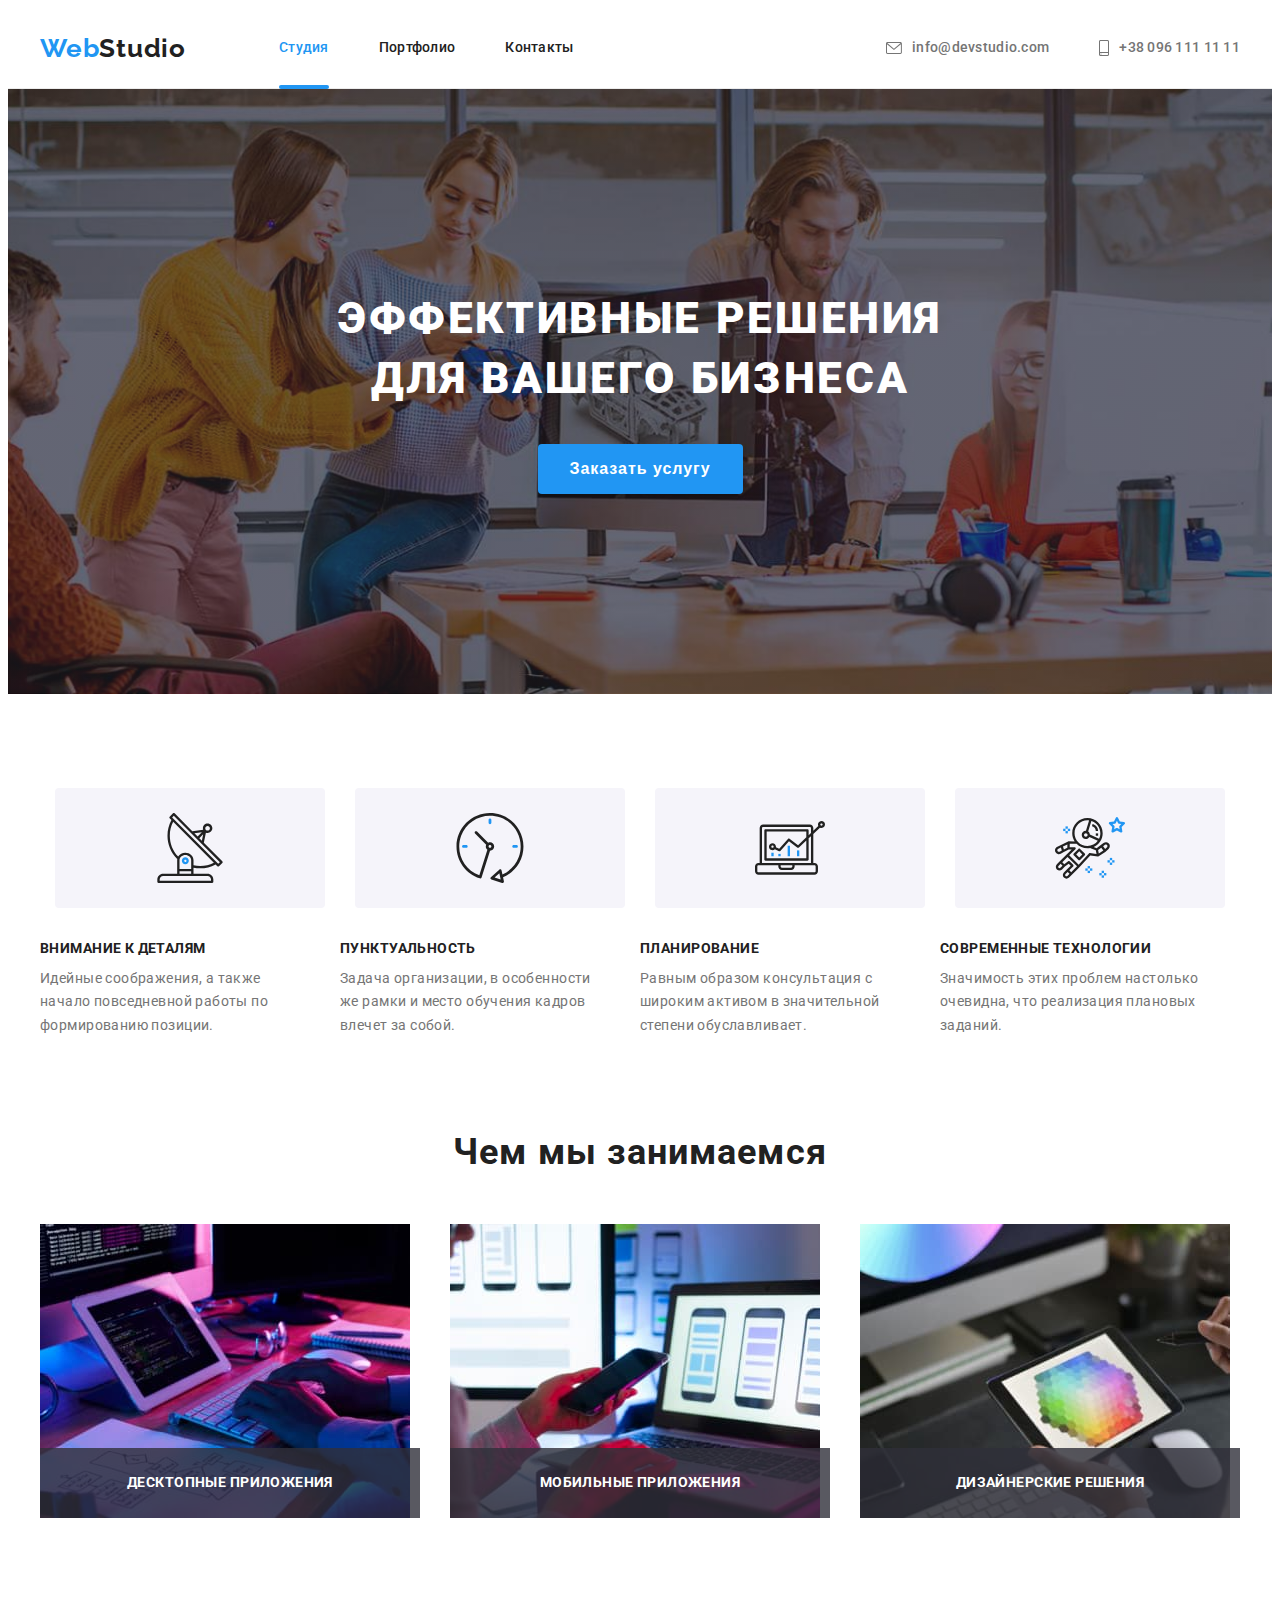
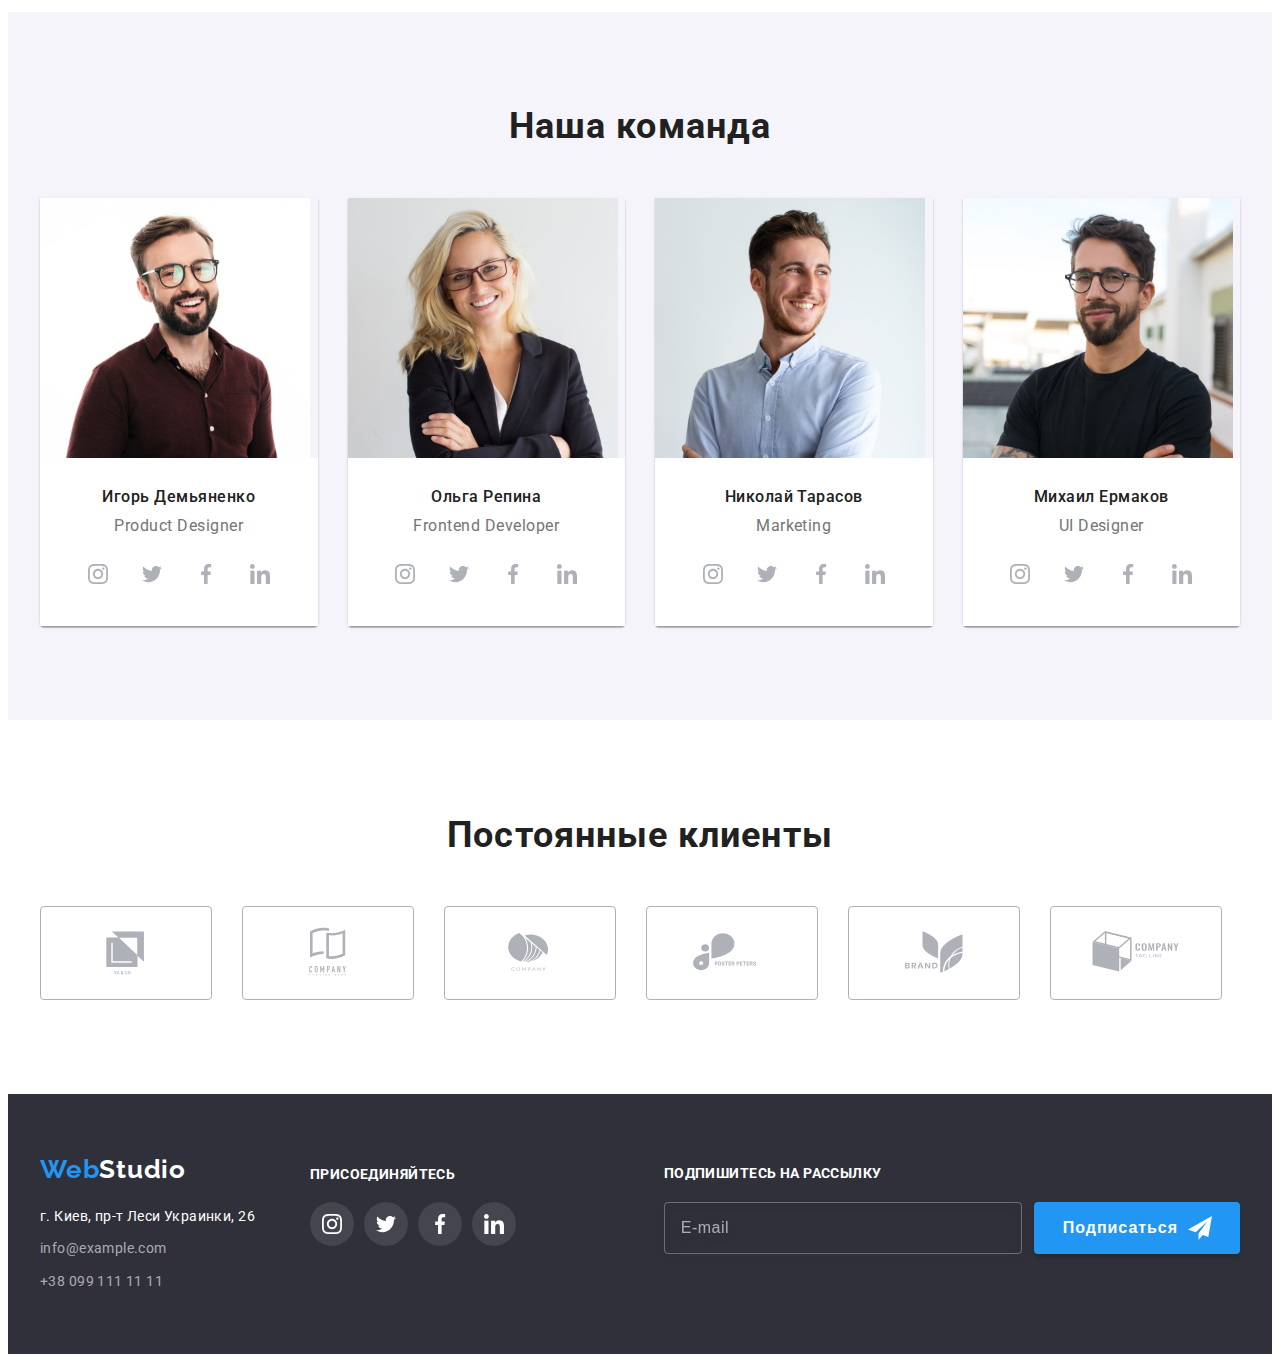
<file: index.html>
<!DOCTYPE html>
<html lang="ru">

<head>
    <meta charset="UTF-8">
    <meta http-equiv="X-UA-Compatible" content="IE=edge">
    <meta name="viewport" content="width=device-width, initial-scale=1.0">
    <title>Document</title>
    <link rel="preconnect" href="https://fonts.googleapis.com">
    <link rel="preconnect" href="https://fonts.gstatic.com" crossorigin>
    <link
        href="https://fonts.googleapis.com/css2?family=Raleway:wght@700&family=Roboto:wght@400;500;700;900&display=swap"
        rel="stylesheet">
    <link rel="stylesheet" href="https://cdnjs.cloudflare.com/ajax/libs/modern-normalize/1.1.0/modern-normalize.min.css"
        integrity="sha512-wpPYUAdjBVSE4KJnH1VR1HeZfpl1ub8YT/NKx4PuQ5NmX2tKuGu6U/JRp5y+Y8XG2tV+wKQpNHVUX03MfMFn9Q=="
        crossorigin="anonymous" referrerpolicy="no-referrer" />
    <link rel="stylesheet" href="./css/main.css">
</head>

<body>
    <header class="header">
        <div class="container header__main-nav">
            <nav class="header-nav">
                <a class="header_nav__logo logo link" href="/">Web<span class="logo__item logo__item--color-dark" lang="en">Studio</span></a>

                <ul class="header-list list">
                    <li class="header-list__item"><a class="link header-list__link current" href="">Студия</a></li>
                    <li class="header-list__item"><a class="link header-list__link" href="./portfolio.html">Портфолио</a></li>
                    <li class="header-list__item"><a class="link header-list__link" href="">Контакты</a></li>
                </ul>
            </nav>

            <ul class="info-list list">
                <li class="info-list__item">
                    <a class="link info-list__link" href="mailto:info@devstudio.com"><svg class="info-list__icon" width="16" height="12">
                        <use href="./images/icons.svg#icon-mail"></use></svg>info@devstudio.com</a>
                </li>
                <li class="info-list__item">
                    <a class="link info-list__link" href="tel:+380961111111"><svg class="info-list__icon" width="10" height="16">
                        <use href="./images/icons.svg#icon-phone"></use></svg>+38 096 111 11 11</a>
                </li>
            </ul>
        </div>
    </header>

    <main>
        <section class="hero">
            <div class="container hero__container">
                <h1 class="hero__title">Эффективные решения для вашего бизнеса</h1>
                <button class="hero__btn" type="button" data-modal-open>Заказать услугу</button>
            </div>
        </section>

        <section class="features">
            <div class="container features__container">
                <h2 class="features__main-title" hidden>Наши преимущества</h2>
                <div class="features-img">
                    <ul class="features-img__list img-list list">
                        <li class="img-list__item">
                            <svg class="img-list__icon" width="70" height="70">
                                <use href="./images/icons.svg#icon-antenna"></use>
                            </svg>
                        </li>
                        <li class="img-list__item">
                            <svg class="img-list__icon" width="70" height="70">
                                <use href="./images/icons.svg#icon-clock"></use>
                            </svg>
                        </li>
                        <li class="img-list__item">
                            <svg class="img-list__icon" width="70" height="70">
                                <use href="./images/icons.svg#icon-diagram"></use>
                            </svg>
                        </li>
                        <li class="img-list__item">
                            <svg class="img-list__icon" width="70" height="70">
                                <use href="./images/icons.svg#icon-astronaut"></use>
                            </svg>
                        </li>
                    </ul>
                </div>
                <ul class="features-list list">
                    <li class="features__item">
                        <h3 class="features__title">Внимание к деталям</h3>
                        <p class="features__text">
                            Идейные соображения, а также начало повседневной работы по формированию позиции.
                        </p>
                    </li>
        
                    <li class="features__item">
                        <h3 class="features__title">Пунктуальность</h3>
                        <p class="features__text">
                            Задача организации, в особенности же рамки и место обучения кадров влечет за собой.
                        </p>
                    </li>
        
                    <li class="features__item">
                        <h3 class="features__title">Планирование</h3>
                        <p class="features__text">
                            Равным образом консультация с широким активом в значительной степени обуславливает.
                        </p>
                    </li>
        
                    <li class="features__item">
                        <h3 class="features__title">Современные технологии</h3>
                        <p class="features__text">
                            Значимость этих проблем настолько очевидна, что реализация плановых заданий.
                        </p>
                    </li>
                </ul>
            </div>
        </section>


        <section class="work">
            <div class="container work__container">
                <h2 class="work__title">Чем мы занимаемся</h2>
                <ul class="work-list list">
                    <li class="work-list__item">
                        <a href=""><img src="./images/studio/example1.jpg" alt="программирование"
                                width="370"></a>
                        <p class="work-list__text">Десктопные приложения</p>
                    </li>
                    <li class="work-list__item">
                        <a href=""><img src="./images/studio/example2.jpg" alt="разработка"
                                width="370"></a>
                        <p class="work-list__text">Мобильные приложения</p>
                    </li>
                    <li class="work-list__item">
                        <a href=""><img src="./images/studio/example3.jpg" alt="дизайн"
                                width="370"></a>
                        <p class="work-list__text">Дизайнерские решения</p>
                    </li>
                </ul>
            </div>
        </section>

        <section class="staff">
            <div class="container staff__container">
                <h2 class="staff__title">Наша команда</h2>
                <ul class="staff-list list">
                    <li class="staff-list__item">
                        <img class="staff-list__image" src="./images/studio/productdesigner.jpg" alt="Игорь Демьяненко"
                            width="270">
                        <div class="staff-description">
                            <h3 class="staff-description__title">Игорь Демьяненко</h3>
                            <p class="staff-description__text"><span lang="en">Product Designer</span></p>
                            <ul class="staff-description-list social-list list">
                                <li class="social-list__item">
                                    <a href="" class="social-list__link social-list--link-color-light">
                                        <svg class="social-list__icon" width="20" height="20">
                                            <use href="./images/icons.svg#icon-instagram"></use>
                                        </svg>
                                    </a>
                                </li>
                                <li class="social-list__item">
                                    <a href="" class="social-list__link social-list--link-color-light">
                                        <svg class="social-list__icon" width="20" height="20">
                                            <use href="./images/icons.svg#icon-twitter"></use>
                                        </svg>
                                    </a>
                                </li>
                                <li class="social-list__item">
                                    <a href="" class="social-list__link social-list--link-color-light">
                                        <svg class="social-list__icon" width="20" height="20">
                                            <use href="./images/icons.svg#icon-facebook"></use>
                                        </svg>
                                    </a>
                                </li>
                                <li class="social-list__item">
                                    <a href="" class="social-list__link social-list--link-color-light">
                                        <svg class="social-list__icon" width="20" height="20">
                                            <use href="./images/icons.svg#icon-linkedin"></use>
                                        </svg>
                                    </a>
                                </li>
                            </ul>
                        </div>
                    </li>

                    <li class="staff-list__item">
                        <img class="staff-list__image" src="./images/studio/frontenddeveloper.jpg" alt="Ольга Репина"
                            width="270">
                        <div class="staff-description">
                            <h3 class="staff-description__title">Ольга Репина</h3>
                            <p class="staff-description__text"><span lang="en">Frontend Developer</span></p>
                            <ul class="staff-description-list social-list list">
                                <li class="social-list__item">
                                    <a href="" class="social-list__link social-list--link-color-light">
                                        <svg class="social-list__icon" width="20" height="20">
                                            <use href="./images/icons.svg#icon-instagram"></use>
                                        </svg>
                                    </a>
                                </li>
                                <li class="social-list__item">
                                    <a href="" class="social-list__link social-list--link-color-light">
                                        <svg class="social-list__icon" width="20" height="20">
                                            <use href="./images/icons.svg#icon-twitter"></use>
                                        </svg>
                                    </a>
                                </li>
                                <li class="social-list__item">
                                    <a href="" class="social-list__link social-list--link-color-light">
                                        <svg class="social-list__icon" width="20" height="20">
                                            <use href="./images/icons.svg#icon-facebook"></use>
                                        </svg>
                                    </a>
                                </li>
                                <li class="social-list__item">
                                    <a href="" class="social-list__link social-list--link-color-light">
                                        <svg class="social-list__icon" width="20" height="20">
                                            <use href="./images/icons.svg#icon-linkedin"></use>
                                        </svg>
                                    </a>
                                </li>
                            </ul>
                        </div>
                    </li>

                    <li class="staff-list__item">
                        <img class="staff-list__image" src="./images/studio/marketing.jpg" alt="Николай Тарасов" width="270">
                        <div class="staff-description">
                            <h3 class="staff-description__title">Николай Тарасов</h3>
                            <p class="staff-description__text"><span lang="en">Marketing</span></p>
                            <ul class="staff-description-list social-list list">
                                <li class="social-list__item">
                                    <a href="" class="social-list__link social-list--link-color-light">
                                        <svg class="social-list__icon" width="20" height="20">
                                            <use href="./images/icons.svg#icon-instagram"></use>
                                        </svg>
                                    </a>
                                </li>
                                <li class="social-list__item">
                                    <a href="" class="social-list__link social-list--link-color-light">
                                        <svg class="social-list__icon" width="20" height="20">
                                            <use href="./images/icons.svg#icon-twitter"></use>
                                        </svg>
                                    </a>
                                </li>
                                <li class="social-list__item">
                                    <a href="" class="social-list__link social-list--link-color-light">
                                        <svg class="social-list__icon" width="20" height="20">
                                            <use href="./images/icons.svg#icon-facebook"></use>
                                        </svg>
                                    </a>
                                </li>
                                <li class="social-list__item">
                                    <a href="" class="social-list__link social-list--link-color-light">
                                        <svg class="social-list__icon" width="20" height="20">
                                            <use href="./images/icons.svg#icon-linkedin"></use>
                                        </svg>
                                    </a>
                                </li>
                            </ul>
                        </div>
                    </li>

                    <li class="staff-list__item">
                        <img class="staff-list__image" src="./images/studio/designer.jpg" alt="Михаил Ермаков" width="270">
                        <div class="staff-description">
                            <h3 class="staff-description__title">Михаил Ермаков</h3>
                            <p class="staff-description__text">UI Designer</p>
                            <ul class="staff-description-list social-list list">
                                <li class="social-list__item">
                                    <a href="" class="social-list__link social-list--link-color-light">
                                        <svg class="social-list__icon" width="20" height="20">
                                            <use href="./images/icons.svg#icon-instagram"></use>
                                        </svg>
                                    </a>
                                </li>
                                <li class="social-list__item">
                                    <a href="" class="social-list__link social-list--link-color-light">
                                        <svg class="social-list__icon" width="20" height="20">
                                            <use href="./images/icons.svg#icon-twitter"></use>
                                        </svg>
                                    </a>
                                </li>
                                <li class="social-list__item">
                                    <a href="" class="social-list__link social-list--link-color-light">
                                        <svg class="social-list__icon" width="20" height="20">
                                            <use href="./images/icons.svg#icon-facebook"></use>
                                        </svg>
                                    </a>
                                </li>
                                <li class="social-list__item">
                                    <a href="" class="social-list__link social-list--link-color-light">
                                        <svg class="social-list__icon" width="20" height="20">
                                            <use href="./images/icons.svg#icon-linkedin"></use>
                                        </svg>
                                    </a>
                                </li>
                            </ul>
                        </div>
                    </li>
                </ul>
            </div>
        </section>

        <section class="clients">
            <div class="container clients__container">
                <h2 class="clients__title">Постоянные клиенты</h2>
                <ul class="clients-list list">
                    <li class="clients-list__item">
                        <a href="" class="clients-list__link">
                            <svg class="clients-list__icon" width="106" height="55">
                                <use href="./images/icons.svg#icon-clients-1"></use>
                            </svg>
                        </a>
                    </li>
                    <li class="clients-list__item">
                        <a href="" class="clients-list__link">
                            <svg class="clients-list__icon" width="106" height="55">
                                <use href="./images/icons.svg#icon-clients-2"></use>
                            </svg>
                        </a>
                    </li>
                    <li class="clients-list__item">
                        <a href="" class="clients-list__link">
                            <svg class="clients-list__icon" width="106" height="55">
                                <use href="./images/icons.svg#icon-clients-3"></use>
                            </svg>
                        </a>
                    </li>
                    <li class="clients-list__item">
                        <a href="" class="clients-list__link">
                            <svg class="clients-list__icon" width="106" height="55">
                                <use href="./images/icons.svg#icon-clients-4"></use>
                            </svg>
                        </a>
                    </li>
                    <li class="clients-list__item">
                        <a href="" class="clients-list__link">
                            <svg class="clients-list__icon" width="106" height="55">
                                <use href="./images/icons.svg#icon-clints-5"></use>
                            </svg>
                        </a>
                    </li>
                    <li class="clients-list__item">
                        <a href="" class="clients-list__link">
                            <svg class="clients-list__icon" width="106" height="55">
                                <use href="./images/icons.svg#icon-clients-6"></use>
                            </svg>
                        </a>
                    </li>
                </ul>

            </div>
        </section>
    </main>

    <footer class="footer">
        <div class="container footer__container">
            <div class="footer__adress footer-address">
                <a class="logo footer-address__logo link" href="/">Web<span class="logo__item--color-light">Studio</span></a>
                <address class="address">
                    <ul class="address__list address-list list">
                        <li class="address-list__item"><a class="address-list__link link address-link"
                                href="https://goo.gl/maps/gP1151Hmsw5x3k3r9" target="_blank" rel="noopener noreferrer">г.
                                Киев, пр-т Леси Украинки, 26</a></li>
                        <li class="address-list__item"><a class="address-list__link link"
                                href="mailto:info@example.com">info@example.com</a></li>
                        <li class="address-list__item"><a class="address-list__link link" href="tel:+380991111111">+38 099 111 11
                                11</a></li>
                    </ul>
                </address>
            </div>
    
            <div class="footer__links footer-links">
                <p class="footer-links__text">присоединяйтесь</p>
                    <ul class=" social-list list">
                        <li class="social-list__item">
                            <a href="" class="social-list__link social-list--link-color-dark">
                                <svg class="social-list__icon" width="20" height="20">
                                    <use href="./images/icons.svg#icon-instagram"></use>
                                </svg>
                            </a>
                        </li>
                        <li class="social-list__item">
                            <a href="" class="social-list__link social-list--link-color-dark">
                                <svg class="social-list__icon" width="20" height="20">
                                    <use href="./images/icons.svg#icon-twitter"></use>
                                </svg>
                            </a>
                        </li>
                        <li class="social-list__item">
                            <a href="" class="social-list__link social-list--link-color-dark">
                                <svg class="social-list__icon" width="20" height="20">
                                    <use href="./images/icons.svg#icon-facebook"></use>
                                </svg>
                            </a>
                        </li>
                        <li class="social-list__item">
                            <a href="" class="social-list__link social-list--link-color-dark">
                                <svg class="social-list__icon" width="20" height="20">
                                    <use href="./images/icons.svg#icon-linkedin"></use>
                                </svg>
                            </a>
                        </li>
                    </ul>
            </div>

            <div class="footer__join footer-join">
                <p class="footer-join__text">Подпишитесь на рассылку</p>
                <div class="footer-join__form join-form">
                    <form action="#" class="join-form__online">
                        <input 
                        class="join-form__input" 
                        type="email" 
                        name="online-name" 
                        id=""
                        placeholder="E-mail">
                    </form>
                    <button type="submit" class="join-form__btn">Подписаться
                        <svg class="join-form__icon" width="24" height="24">
                            <use href="./images/icons.svg#icon-send"></use>
                        </svg>
                    </button>
                </div>
                
            </div>
            
        </div>
    </footer>
    <div class="backdrop is-hidden" data-modal>
        <div class="modal">
            <button type="button" class="modal-close" data-modal-close>
                <svg class="modal-close-icon" width="18" height="18">
                    <use href="./images/icons.svg#icon-close"></use>
                </svg>
            </button>
            <p class="modal-title">Оставьте свои данные, мы вам перезвоним</p>
            <form action="#" class="modal-form">
                <div class="modal-field">
                    <label for="name" class="form-input-text">Имя</label>
                    <div class="input-wrap">
                        <input 
                        type="text" 
                        id="name"
                        name="user-name" 
                        class="modal-form-input"
                        required>
                        <svg class="input-icon" width="12" height="12">
                            <use href="./images/icons.svg#icon-name-modal"></use>
                        </svg>
                    </div>
                </div>
                

                <div class="modal-field">
                    <label for="tel" class="form-input-text">Телефон</label>
                    <div class="input-wrap">
                        <input 
                        type="tel" 
                        id="tel"
                        name="user-tel" 
                        class="modal-form-input"
                        required>
                        <svg class="input-icon" width="13" height="13">
                            <use href="./images/icons.svg#icon-tel-modal"></use>
                        </svg>
                    </div>
                </div>

                <div class="modal-field">
                    <label for="email" class="form-input-text">Почта</label>
                    <div class="input-wrap">
                        <input 
                        type="email" 
                        id="email"
                        name="user-email" 
                        class="modal-form-input"
                        required>
                        <svg class="input-icon" width="15" height="12">
                            <use href="./images/icons.svg#icon-mail-modal"></use>
                        </svg>
                    </div>
                </div>

                <div class="modal-field">
                    <label for="comment" class="form-input-text">Комментарий</label>
                    <textarea 
                    name="" 
                    id="comment" 
                    class="comment-input"
                    placeholder="Введите текст"></textarea>
                </div>

                <div class="modal-field">
                    <input 
                    type="checkbox" 
                    name="policy" 
                    id="policy"
                    class="modal-check visually-hidden">
                    <label for="policy" class="check-text"
                        ><span class="check-item">
                            <svg class="check-icon" width="11" height="8">
                                <use href="./images/icons.svg#icon-check"></use>
                            </svg>
                        </span>Соглашаюсь с рассылкой и принимаю <a href="" class="policy-link"> Условия договора</a> </label>
                </div>

                <button class="modal-btn" type="submit">Отправить</button>
            </form>
        </div>
    </div>
    <script src="./js/modal.js"></script>
</body>
</html>
</file>
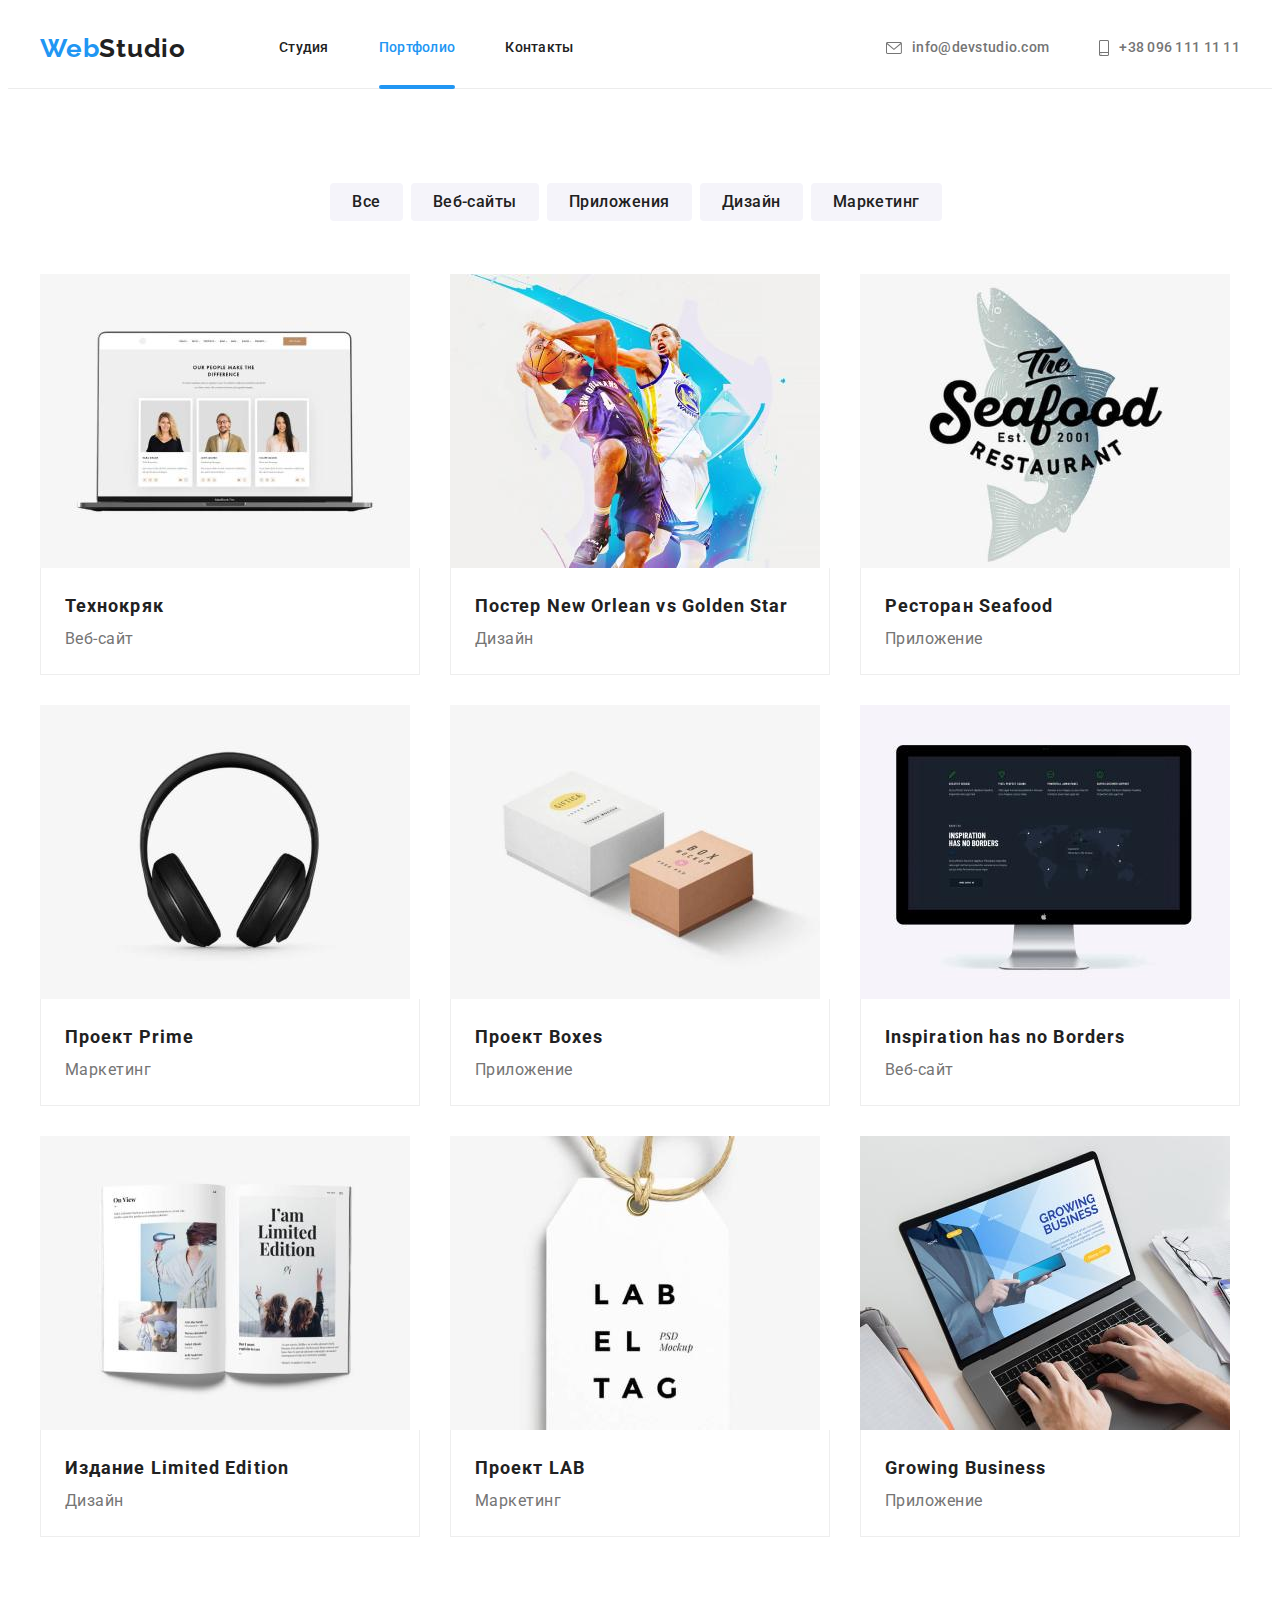
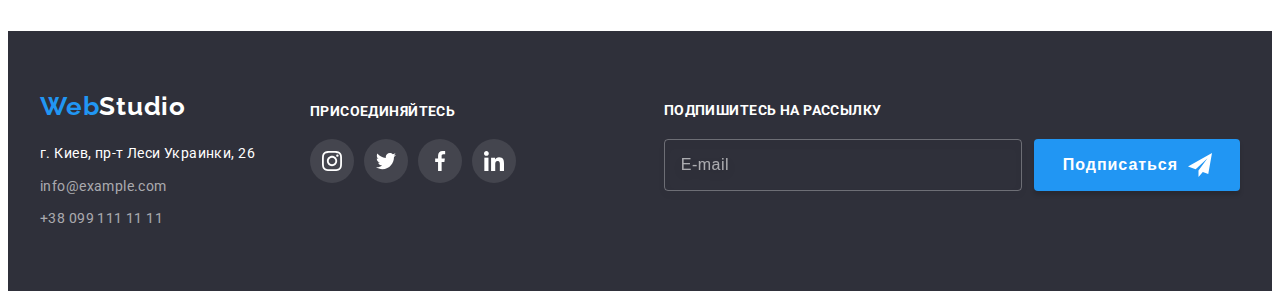
<file: portfolio.html>
<!DOCTYPE html>
<html lang="ru">

<head>
    <meta charset="UTF-8">
    <meta http-equiv="X-UA-Compatible" content="IE=edge">
    <meta name="viewport" content="width=device-width, initial-scale=1.0">
    <title>Document</title>
    <link rel="preconnect" href="https://fonts.googleapis.com">
    <link rel="preconnect" href="https://fonts.gstatic.com" crossorigin>
    <link
        href="https://fonts.googleapis.com/css2?family=Raleway:wght@700&family=Roboto:wght@400;500;700;900&display=swap"
        rel="stylesheet">
    <link rel="stylesheet" href="https://cdnjs.cloudflare.com/ajax/libs/modern-normalize/1.1.0/modern-normalize.min.css"
        integrity="sha512-wpPYUAdjBVSE4KJnH1VR1HeZfpl1ub8YT/NKx4PuQ5NmX2tKuGu6U/JRp5y+Y8XG2tV+wKQpNHVUX03MfMFn9Q=="
        crossorigin="anonymous" referrerpolicy="no-referrer" />
    <link rel="stylesheet" href="./css/main.css">
</head>

<body>
    <header class="header">
        <div class="container header__main-nav">
            <nav class="header-nav">
                <a class="header_nav__logo logo link" href="/">Web<span class="logo__item logo__item--color-dark"
                        lang="en">Studio</span></a>

                <ul class="header-list list">
                    <li class="header-list__item"><a class="link header-list__link" href="">Студия</a></li>
                    <li class="header-list__item"><a class="link header-list__link current"
                            href="./portfolio.html">Портфолио</a></li>
                    <li class="header-list__item"><a class="link header-list__link" href="">Контакты</a></li>
                </ul>
            </nav>

            <ul class="info-list list">
                <li class="info-list__item">
                    <a class="link info-list__link" href="mailto:info@devstudio.com"><svg class="info-list__icon"
                            width="16" height="12">
                            <use href="./images/icons.svg#icon-mail"></use>
                        </svg>info@devstudio.com</a>
                </li>
                <li class="info-list__item">
                    <a class="link info-list__link" href="tel:+380961111111"><svg class="info-list__icon" width="10"
                            height="16">
                            <use href="./images/icons.svg#icon-phone"></use>
                        </svg>+38 096 111 11 11</a>
                </li>
            </ul>
        </div>
    </header>

    <main>
        <div>
            <section class="portfolio">
                <div class="container portfolio-container">
                    <h1 class="portfolio-title" hidden>Доступные портфолио</h1>
                    <ul class="portfolio-list first-portfolio-list list">
                        <li class="portfolio-item"><button class="portfolio-list-btn button" type="button">Все</button>
                        </li>
                        <li class="portfolio-item"><button class="portfolio-list-btn button"
                                type="button">Веб-сайты</button></li>
                        <li class="portfolio-item"><button class="portfolio-list-btn button"
                                type="button">Приложения</button></li>
                        <li class="portfolio-item"><button class="portfolio-list-btn button"
                                type="button">Дизайн</button></li>
                        <li class="portfolio-item"><button class="portfolio-list-btn button"
                                type="button">Маркетинг</button></li>
                    </ul>
                    <ul class="portfolio-list second-portfolio-list list">
                        <li class="portfolio-list-item">
                            <div class="portfolio-list-wrap">
                                <img class="portfolio-image" src="./images/portfolio/portfolio-img-1.jpg" alt="Технокряк"
                                    width="370" height="294">
                                <p class="portfolio-list-top-text">Технокряк это современная площадка распространения коронавируса. Компании используют эту платформу для цифрового
                                    шпионажа и атак на защищённые сервера конкурентов.</p>
                            </div>
                            <div class="portfolio-description">
                                <h2 class="portfolio-list-title">Технокряк</h2>
                                <p class="portfolio-list-text">Веб-сайт</p>
                            </div>
                        </li>
                        <li class="portfolio-list-item">
                            <div class="portfolio-list-wrap">
                                <img class="portfolio-image" src="./images/portfolio/portfolio-img-2.jpg"
                                alt="Постер New Orlean vs Golden Star" width="370" height="294">
                                <p class="portfolio-list-top-text">Технокряк это современная площадка распространения коронавируса. Компании используют
                                    эту платформу для цифрового шпионажа и атак на защищённые сервера конкурентов.</p>
                            </div>
                            <div class="portfolio-description">
                                <h2 class="portfolio-list-title">Постер<span lang="en"> New Orlean vs Golden Star</span></h2>
                                <p class="portfolio-list-text">Дизайн</p>
                            </div>  
                        </li>
                        <li class="portfolio-list-item">
                            <div class="portfolio-list-wrap">
                                <img class="portfolio-image" src="./images/portfolio/portfolio-img-3.jpg"
                                alt="Ресторан Seafood" width="370" height="294">
                                <p class="portfolio-list-top-text">Технокряк это современная площадка распространения коронавируса. Компании используют
                                эту платформу для цифрового шпионажа и атак на защищённые сервера конкурентов.</p>
                            </div>
                            <div class="portfolio-description">
                                <h2 class="portfolio-list-title">Ресторан<span lang="en"> Seafood</span></h2>
                                <p class="portfolio-list-text">Приложение</p>
                            </div>
                        </li>
                        <li class="portfolio-list-item">
                            <div class="portfolio-list-wrap">
                                <img class="portfolio-image" src="./images/portfolio/portfolio-img-4.jpg" alt="Проект Prime"
                                width="370" height="294">
                                <p class="portfolio-list-top-text">Технокряк это современная площадка распространения коронавируса. Компании используют
                                    эту платформу для цифрового шпионажа и атак на защищённые сервера конкурентов.</p>
                            </div>    
                            <div class="portfolio-description">
                                <h2 class="portfolio-list-title">Проект<span lang="en"> Prime</span></h2>
                                <p class="portfolio-list-text">Маркетинг</p>
                            </div>
                        </li>
                        <li class="portfolio-list-item">
                            <div class="portfolio-list-wrap">
                                <img class="portfolio-image" src="./images/portfolio/portfolio-img-5.jpg" alt="Проект Boxes"
                                width="370" height="294">
                                <p class="portfolio-list-top-text">Технокряк это современная площадка распространения коронавируса. Компании используют
                                    эту платформу для цифрового шпионажа и атак на защищённые сервера конкурентов.</p>
                            </div>
                            <div class="portfolio-description">
                                <h2 class="portfolio-list-title">Проект<span lang="en"> Boxes</span></h2>
                                <p class="portfolio-list-text">Приложение</p>
                            </div>
                        </li>
                        <li class="portfolio-list-item">
                            <div class="portfolio-list-wrap">
                                <img class="portfolio-image" src="./images/portfolio/portfolio-img-6.jpg"
                                alt="Inspiration has no Borders" width="370" height="294">
                                <p class="portfolio-list-top-text">Технокряк это современная площадка распространения коронавируса. Компании используют
                                    эту платформу для цифрового шпионажа и атак на защищённые сервера конкурентов.</p>
                            </div>
                            <div class="portfolio-description">
                                <h2 class="portfolio-list-title"><span lang="en">Inspiration has no Borders</span></h2>
                                <p class="portfolio-list-text">Веб-сайт</p>
                            </div>
                        </li>
                        <li class="portfolio-list-item">
                            <div class="portfolio-list-wrap">
                                <img class="portfolio-image" src="./images/portfolio/portfolio-img-7.jpg"
                                alt="Издание Limited Edition" width="370" height="294">
                                <p class="portfolio-list-top-text">Технокряк это современная площадка распространения коронавируса. Компании используют
                                    эту платформу для цифрового шпионажа и атак на защищённые сервера конкурентов.</p>
                            </div>
                            <div class="portfolio-description">
                                <h2 class="portfolio-list-title">Издание<span lang="en"> Limited Edition</span></h2>
                                <p class="portfolio-list-text">Дизайн</p>
                            </div>
                        </li>
                        <li class="portfolio-list-item">
                            <div class="portfolio-list-wrap">
                                <img class="portfolio-image" src="./images/portfolio/portfolio-img-8.jpg" alt="Проект LAB"
                                width="370" height="294">
                                <p class="portfolio-list-top-text">Технокряк это современная площадка распространения коронавируса. Компании используют
                                    эту платформу для цифрового шпионажа и атак на защищённые сервера конкурентов.</p>
                            </div>    
                            <div class="portfolio-description">
                                <h2 class="portfolio-list-title">Проект<span lang="en"> LAB</span></h2>
                                <p class="portfolio-list-text">Маркетинг</p>
                            </div>
                        </li>
                        <li class="portfolio-list-item">
                            <div class="portfolio-list-wrap">
                                <img class="portfolio-image" src="./images/portfolio/portfolio-img-9.jpg"
                                alt="Growing Business" width="370" height="294">
                                <p class="portfolio-list-top-text">Технокряк это современная площадка распространения коронавируса. Компании используют
                                    эту платформу для цифрового шпионажа и атак на защищённые сервера конкурентов.</p>
                            </div>
                                <div class="portfolio-description">
                                <h2 class="portfolio-list-title"><span lang="en">Growing Business</span></h2>
                                <p class="portfolio-list-text">Приложение</p>
                            </div>
                        </li>
                    </ul>
                </div>
            </section>
        </div>
    </main>

    <footer class="footer">
        <div class="container footer__container">
            <div class="footer__adress footer-address">
                <a class="logo footer-address__logo link" href="/">Web<span
                        class="logo__item--color-light">Studio</span></a>
                <address class="address">
                    <ul class="address__list address-list list">
                        <li class="address-list__item"><a class="address-list__link link address-link"
                                href="https://goo.gl/maps/gP1151Hmsw5x3k3r9" target="_blank" rel="noopener noreferrer">г.
                                Киев, пр-т Леси Украинки, 26</a></li>
                        <li class="address-list__item"><a class="address-list__link link"
                                href="mailto:info@example.com">info@example.com</a></li>
                        <li class="address-list__item"><a class="address-list__link link" href="tel:+380991111111">+38 099
                                111 11
                                11</a></li>
                    </ul>
                </address>
            </div>
    
            <div class="footer__links footer-links">
                <p class="footer-links__text">присоединяйтесь</p>
                <ul class=" social-list list">
                    <li class="social-list__item">
                        <a href="" class="social-list__link social-list--link-color-dark">
                            <svg class="social-list__icon" width="20" height="20">
                                <use href="./images/icons.svg#icon-instagram"></use>
                            </svg>
                        </a>
                    </li>
                    <li class="social-list__item">
                        <a href="" class="social-list__link social-list--link-color-dark">
                            <svg class="social-list__icon" width="20" height="20">
                                <use href="./images/icons.svg#icon-twitter"></use>
                            </svg>
                        </a>
                    </li>
                    <li class="social-list__item">
                        <a href="" class="social-list__link social-list--link-color-dark">
                            <svg class="social-list__icon" width="20" height="20">
                                <use href="./images/icons.svg#icon-facebook"></use>
                            </svg>
                        </a>
                    </li>
                    <li class="social-list__item">
                        <a href="" class="social-list__link social-list--link-color-dark">
                            <svg class="social-list__icon" width="20" height="20">
                                <use href="./images/icons.svg#icon-linkedin"></use>
                            </svg>
                        </a>
                    </li>
                </ul>
            </div>
    
            <div class="footer__join footer-join">
                <p class="footer-join__text">Подпишитесь на рассылку</p>
                <div class="footer-join__form join-form">
                    <form action="#" class="join-form__online">
                        <input class="join-form__input" type="email" name="online-name" id="" placeholder="E-mail">
                    </form>
                    <button type="submit" class="join-form__btn">Подписаться
                        <svg class="join-form__icon" width="24" height="24">
                            <use href="./images/icons.svg#icon-send"></use>
                        </svg>
                    </button>
                </div>
    
            </div>
    
        </div>
    </footer>
    </body>
    
    </html>
</file>
<file: css/main.css>
:root {
  --main-title-color: #212121;
  --second-title-color: #ffffff;
  --main-text-color: #757575;
  --second-text-color: rgba(255, 255, 255, 0.6);
  --main-background-color: #ffffff;
  --second-background-color: #2f303a;
  --additional-background-color: #f5f4fa;
  --accent-color: #2196f3;
}

p,
h1,
h2,
h3,
h4,
h5,
h6 {
  margin: 0 auto;
}

ul {
  margin: 0;
  padding: 0;
}

img {
  display: block;
}

button {
  cursor: pointer;
}

body {
  font-family: Roboto, sans-serif;
  background-color: var(--main-background-color);
}

.list {
  list-style: none;
}

.link {
  text-decoration: none;
}

.visually-hidden {
  position: absolute;
  white-space: nowrap;
  width: 1px;
  height: 1px;
  overflow: hidden;
  border: 0;
  padding: 0;
  clip: rect(0 0 0 0);
  clip-path: inset(50%);
  margin: -1px;
}

.container {
  width: 1200px;
  padding-left: 15px;
  padding-right: 15px;
  margin: 0 auto;
}

.backdrop {
  width: 100vw;
  height: 100vh;
  background-color: rgba(0, 0, 0, 0.2);
  position: fixed;
  top: 0;
  transition: opacity 500ms, visibility 500ms;
}

.backdrop.is-hidden .modal {
  transform: scale(1.5) rotate 180deg;
  transition: transform 500ms;
}

.modal {
  width: 528px;
  min-height: 581px;
  background: var(--main-background-color);
  box-shadow: 0px 1px 3px rgba(80, 35, 35, 0.12), 0px 1px 1px rgba(0, 0, 0, 0.14), 0px 2px 1px rgba(0, 0, 0, 0.2);
  border-radius: 4px;
  padding: 40px;
  position: absolute;
  top: 50%;
  left: 50%;
  transform: scale(1) rotate(0);
  transform: translate(-50%, -50%);
  transition: transform 500ms;
}

.modal-close {
  width: 30px;
  height: 30px;
  background: var(--main-background-color);
  border: 1px solid rgba(0, 0, 0, 0.1);
  border-radius: 50%;
  position: absolute;
  top: 8px;
  right: 8px;
  display: flex;
  align-items: center;
  justify-content: center;
  transition: fill 250ms cubic-bezier(0.4, 0, 0.2, 1);
}

.modal-close:focus, .modal-close:hover {
  fill: var(--accent-color);
}

.is-hidden {
  visibility: hidden;
  opacity: 0;
  pointer-events: none;
}

.modal-title {
  font-weight: bold;
  font-size: 20px;
  line-height: 1.15;
  text-align: center;
  letter-spacing: 0.03em;
  color: var(--main-title-color);
  margin-bottom: 12px;
}

.modal-form-input {
  width: 100%;
  height: 40px;
  border: 1px solid rgba(33, 33, 33, 0.2);
  border-radius: 4px;
  padding-left: 42px;
  padding-right: 14px;
  color: var(--main-title-color);
  font-size: 16px;
  line-height: 1.25;
  align-items: center;
  letter-spacing: 0.03em;
  transition: border 250ms cubic-bezier(0.4, 0, 0.2, 1);
}

.modal-form-input:focus {
  border: 1px solid var(--accent-color);
  outline: none;
}

.modal-form-input:focus + .input-icon {
  fill: var(--accent-color);
}

.comment-input {
  width: 100%;
  border: 1px solid rgba(33, 33, 33, 0.2);
  box-sizing: border-box;
  border-radius: 4px;
  height: 120px;
  padding: 12px 16px;
  resize: none;
  transition: border 250ms cubic-bezier(0.4, 0, 0.2, 1);
  margin-bottom: 20px;
}

.comment-input:focus {
  border: 1px solid var(--accent-color);
  outline: none;
}

.comment-input:focus::placeholder {
  color: var(--accent-color);
}

.comment-input::placeholder {
  font-size: 12px;
  line-height: 1.16;
  letter-spacing: 0.01em;
  color: rgba(117, 117, 117, 0.5);
  transition: color 250ms cubic-bezier(0.4, 0, 0.2, 1);
}

.form-input-text {
  font-size: 12px;
  line-height: 1.16;
  letter-spacing: 0.01em;
  color: var(--main-text-color);
  display: block;
  margin-bottom: 4px;
}

.modal-field {
  margin-bottom: 10px;
}

.input-wrap {
  position: relative;
}

.input-icon {
  fill: var(--main-title-color);
  position: absolute;
  left: 14px;
  top: 50%;
  transform: translateY(-50%);
  transition: fill 250ms cubic-bezier(0.4, 0, 0.2, 1);
}

.check-text {
  font-size: 14px;
  line-height: 1.71;
  letter-spacing: 0.03em;
  color: var(--main-text-color);
  display: flex;
  margin-bottom: 30px;
  transition: background-color 250ms cubic-bezier(0.4, 0, 0.2, 1);
}

.check-item {
  width: 16px;
  height: 15px;
  border: 2px solid var(--main-title-color);
  border-radius: 2px;
  margin-right: 7px;
  display: flex;
  justify-content: center;
  align-items: center;
  margin-left: 13px;
  transition: background-color 250ms cubic-bezier(0.4, 0, 0.2, 1);
}

.check-icon {
  fill: var(--second-title-color);
}

.modal-check:checked + .check-text .check-item {
  background-color: var(--accent-color);
  border: none;
}

.policy-link {
  color: var(--accent-color);
}

.modal-btn {
  padding: 10px 55px;
  font-weight: bold;
  font-size: 16px;
  line-height: 1.87;
  display: flex;
  align-items: center;
  text-align: center;
  letter-spacing: 0.06em;
  color: var(--second-title-color);
  background: var(--accent-color);
  box-shadow: 0px 4px 4px rgba(0, 0, 0, 0.15);
  border-radius: 4px;
  border: none;
  cursor: pointer;
  margin: 0 auto;
}

.header {
  border-bottom: 1px solid #ececec;
}

.header__main-nav {
  display: flex;
}

.header-nav {
  display: flex;
  align-items: center;
}

.logo {
  font-family: Raleway;
  font-weight: bold;
  font-size: 26px;
  line-height: 1.19;
  letter-spacing: 0.03em;
  color: var(--accent-color);
}

.logo__item--color-dark {
  color: var(--main-title-color);
}

.logo__item--color-light {
  color: var(--second-title-color);
}

.header-list__item .current {
  color: var(--accent-color);
}

.header-list__link {
  display: block;
  padding-top: 32px;
  padding-bottom: 32px;
  color: var(--main-title-color);
  font-weight: 500;
  font-size: 14px;
  line-height: 1.14;
  letter-spacing: 0.02em;
  transition: color 250ms cubic-bezier(0.4, 0, 0.2, 1);
  position: relative;
}

.header-list__link:focus, .header-list__link:hover {
  color: var(--accent-color);
}

.header-list__link.current::after {
  content: '';
  height: 4px;
  width: 100%;
  background-color: var(--accent-color);
  position: absolute;
  display: block;
  bottom: -1px;
  border-radius: 2px;
  left: 0;
}

.info-list {
  display: flex;
  margin-left: auto;
  padding-left: 0;
}

.info-list__link {
  display: flex;
  align-items: center;
  padding-top: 32px;
  padding-bottom: 32px;
  color: var(--main-text-color);
  font-weight: 500;
  font-size: 14px;
  line-height: 1.14;
  letter-spacing: 0.02em;
  transition: color 250ms cubic-bezier(0.4, 0, 0.2, 1);
}

.info-list__link:hover, .info-list__link:focus {
  color: var(--accent-color);
}

.info-list__icon {
  fill: currentColor;
  margin-right: 10px;
}

.info-list__item:not(:last-child) {
  margin-right: 50px;
}

.header-list {
  display: flex;
  margin-left: 93px;
  padding-left: 0;
}

.header-list__item {
  margin-right: 50px;
}

.header-list__item:last-child {
  margin-right: 0;
}

.hero {
  background-image: linear-gradient(rgba(47, 48, 58, 0.4), rgba(47, 48, 58, 0.4)), url(../images/studio/hero-bg.jpg);
  background-repeat: no-repeat;
  background-position: center;
  background-size: cover;
  background-color: var(--second-background-color);
  padding: 200px 0 200px;
}

.hero__container {
  display: flex;
  flex-direction: column;
}

.hero__title {
  width: 696px;
  margin-top: 0;
  margin-bottom: 35px;
  font-weight: 900;
  font-size: 44px;
  line-height: 1.36;
  text-align: center;
  letter-spacing: 0.06em;
  text-transform: uppercase;
  color: var(--second-title-color);
}

.hero__btn {
  display: inline-block;
  margin: 0 auto;
  padding: 10px 32px;
  border-radius: 4px;
  box-shadow: 0px 4px 4px rgba(0, 0, 0, 0.15);
  font-weight: bold;
  font-size: 16px;
  line-height: 1.87;
  display: flex;
  align-items: center;
  text-align: center;
  letter-spacing: 0.06em;
  color: var(--second-title-color);
  background-color: var(--accent-color);
  border: none;
  cursor: pointer;
}

.features {
  padding: 94px 0;
}

.features-list {
  display: flex;
}

.features__item:not(:last-child) {
  margin-right: 30px;
  max-width: 270px;
}

.features__title {
  display: inline-block;
  margin-bottom: 10px;
  font-weight: bold;
  font-size: 14px;
  line-height: 1.14;
  letter-spacing: 0.03em;
  text-transform: uppercase;
  color: var(--main-title-color);
}

.features__text {
  font-weight: normal;
  font-size: 14px;
  line-height: 1.71;
  letter-spacing: 0.03em;
  color: var(--main-text-color);
}

.features-link {
  display: inline-block;
  padding: 25px 100px;
  background: var(--additional-background-color);
  border-radius: 4px;
  margin-bottom: 30px;
}

.img-list {
  display: flex;
  justify-content: center;
}

.img-list__item {
  display: flex;
  align-items: center;
  justify-content: center;
  height: 120px;
  width: 270px;
  background-color: var(--additional-background-color);
  border-radius: 4px;
  margin-bottom: 30px;
}

.img-list__item:not(:last-child) {
  margin-right: 30px;
}

.work {
  padding-bottom: 94px;
}

.work__title {
  margin-bottom: 50px;
  font-weight: bold;
  font-size: 36px;
  line-height: 1.16;
  text-align: center;
  letter-spacing: 0.03em;
  color: var(--main-title-color);
}

.work-list {
  display: flex;
  flex-wrap: wrap;
  margin-right: -30px;
}

.work-list__item {
  flex-basis: calc(100% / 3 - 30px);
  margin-right: 30px;
  position: relative;
}

.work-list__text {
  position: absolute;
  bottom: 0;
  left: 0;
  background-color: rgba(47, 48, 58, 0.8);
  font-weight: bold;
  font-size: 14px;
  line-height: 1.14;
  text-align: center;
  letter-spacing: 0.03em;
  text-transform: uppercase;
  color: var(--second-title-color);
  padding-top: 27px;
  padding-bottom: 27px;
  width: 100%;
}

.staff {
  background-color: var(--additional-background-color);
  padding-top: 94px;
  padding-bottom: 94px;
}

.staff__title {
  margin-bottom: 50px;
  font-weight: bold;
  font-size: 36px;
  line-height: 1.16;
  text-align: center;
  letter-spacing: 0.03em;
  color: var(--main-title-color);
}

.staff-list {
  display: flex;
  flex-wrap: wrap;
  margin-right: -30px;
}

.staff-list__item {
  flex-basis: calc(100% / 4 - 30px);
  margin-right: 30px;
  border-radius: 0px 0px 4px 4px;
  box-shadow: 0px 1px 3px rgba(0, 0, 0, 0.12), 0px 1px 1px rgba(0, 0, 0, 0.14), 0px 2px 1px rgba(0, 0, 0, 0.2);
}

.staff-description {
  padding-top: 30px;
  padding-bottom: 30px;
  background-color: var(--main-background-color);
}

.staff-description__title {
  margin-bottom: 10px;
  font-weight: 500;
  font-size: 16px;
  line-height: 1.18;
  text-align: center;
  letter-spacing: 0.03em;
  color: var(--main-title-color);
}

.staff-description__text {
  margin-bottom: 16px;
  font-weight: normal;
  font-size: 16px;
  line-height: 1.18;
  text-align: center;
  letter-spacing: 0.03em;
  color: var(--main-text-color);
}

.social-list {
  display: flex;
  justify-content: center;
}

.social-list--link-color-light {
  background-color: var(--main-background-color);
  color: #afb1b8;
  fill: currentColor;
  transition: color 250ms cubic-bezier(0.4, 0, 0.2, 1), background-color 250ms cubic-bezier(0.4, 0, 0.2, 1);
}

.social-list--link-color-light:hover, .social-list--link-color-light:focus {
  color: var(--second-title-color);
  background-color: var(--accent-color);
}

.social-list--link-color-dark {
  background-color: rgba(255, 255, 255, 0.1);
  fill: var(--second-title-color);
  transition: background-color 250ms cubic-bezier(0.4, 0, 0.2, 1);
}

.social-list--link-color-dark:hover, .social-list--link-color-dark:focus {
  background-color: var(--accent-color);
}

.social-list__item {
  width: 44px;
  height: 44px;
}

.social-list__item + .social-list__item {
  margin-left: 10px;
}

.social-list__link {
  width: 100%;
  height: 100%;
  border-radius: 50%;
  display: flex;
  align-items: center;
  justify-content: center;
}

.clients {
  padding-top: 94px;
  padding-bottom: 94px;
}

.clients__title {
  font-weight: bold;
  font-size: 36px;
  line-height: 42px;
  text-align: center;
  letter-spacing: 0.03em;
  color: var(--main-title-color);
  margin-bottom: 50px;
}

.clients-list {
  display: flex;
}

.clients-list__item {
  margin-right: 30px;
  box-sizing: border-box;
}

.clients-list__link {
  display: flex;
  justify-content: center;
  align-items: center;
  color: #afb1b8;
  border: 1px solid #afb1b8;
  border-radius: 4px;
  height: 92px;
  width: 170px;
  transition: color 250ms cubic-bezier(0.4, 0, 0.2, 1), border 250ms cubic-bezier(0.4, 0, 0.2, 1);
}

.clients-list__link:focus, .clients-list__link:hover {
  color: var(--accent-color);
  border: 1px solid var(--accent-color);
}

.clients-list__icon {
  fill: currentColor;
}

.portfolio {
  padding-top: 94px;
  padding-bottom: 94px;
}

.portfolio-list {
  font-weight: 500;
  font-size: 16px;
  line-height: 1.62px;
  letter-spacing: 0.03em;
  color: var(--main-title-color);
}

.first-portfolio-list {
  display: flex;
  margin-bottom: 53px;
  justify-content: center;
}

.portfolio-item:not(last-child) {
  margin-right: 8px;
}

.second-portfolio-list {
  display: flex;
  flex-wrap: wrap;
  margin-right: -30px;
  margin-bottom: -30px;
}

.portfolio-list-item {
  flex-basis: calc(100% / 3 - 30px);
  margin-right: 30px;
  margin-bottom: 30px;
  transition: box-shadow 250ms cubic-bezier(0.4, 0, 0.2, 1);
}

.portfolio-list-item:hover, .portfolio-list-item:focus {
  box-shadow: 0px 1px 1px rgba(0, 0, 0, 0.12), 0px 4px 4px rgba(0, 0, 0, 0.06), 1px 4px 6px rgba(61, 60, 60, 0.16);
}

.portfolio-list-item:hover .portfolio-list-top-text {
  transform: translateY(0);
}

.portfolio-list-wrap {
  position: relative;
  overflow: hidden;
}

.portfolio-list-top-text {
  position: absolute;
  top: 0;
  left: 0;
  background-color: rgba(33, 150, 243, 0.9);
  font-weight: normal;
  font-size: 18px;
  line-height: 1.56;
  letter-spacing: 0.03em;
  color: var(--second-title-color);
  padding: 63px 24px;
  overflow: auto;
  height: 100%;
  transform: translateY(101%);
  transition: transform 250ms cubic-bezier(0.4, 0, 0.2, 1);
}

.portfolio-list-btn {
  display: inline-block;
  padding: 6px 22px;
  border-radius: 4px;
  font-family: Roboto;
  font-style: normal;
  font-weight: 500;
  font-size: 16px;
  line-height: 1.62;
  text-align: center;
  letter-spacing: 0.03em;
  color: var(--secondary-btn-color);
  background-color: var(--additional-background-color);
  cursor: pointer;
  border: none;
  transition: color 250ms cubic-bezier(0.4, 0, 0.2, 1), background-color 250ms cubic-bezier(0.4, 0, 0.2, 1), box-shadow 250ms cubic-bezier(0.4, 0, 0.2, 1), border-radius 250ms cubic-bezier(0.4, 0, 0.2, 1);
}

.portfolio-list-btn:focus, .portfolio-list-btn:hover {
  color: var(--second-title-color);
  background-color: var(--accent-color);
  box-shadow: 0px 3px 1px rgba(0, 0, 0, 0.1), 0px 1px 2px rgba(0, 0, 0, 0.08), 0px 2px 2px rgba(0, 0, 0, 0.12);
  border-radius: 4px;
}

.portfolio-description {
  padding: 20px 24px;
  border-bottom: 1px solid #eeeeee;
  border-right: 1px solid #eeeeee;
  border-left: 1px solid #eeeeee;
}

.portfolio-list-title {
  font-weight: bold;
  font-size: 18px;
  line-height: 2;
  letter-spacing: 0.06em;
  color: var(--main-title-color);
}

.portfolio-list-text {
  font-weight: normal;
  font-size: 16px;
  line-height: 1.87;
  letter-spacing: 0.03em;
  color: var(--main-text-color);
}

.footer {
  background-color: var(--second-background-color);
  padding-top: 60px;
  padding-bottom: 60px;
}

.footer__container {
  display: flex;
  justify-content: space-between;
}

.footer__address {
  margin-right: 70px;
}

.footer-links {
  padding-top: 12px;
}

.footer-address__logo {
  display: block;
  margin-bottom: 20px;
}

.address-list__link {
  display: block;
  font-style: normal;
  font-weight: normal;
  font-size: 14px;
  line-height: 1.71;
  letter-spacing: 0.03em;
  color: var(--second-text-color);
  transition: color 250ms cubic-bezier(0.4, 0, 0.2, 1);
}

.address-list__link:focus, .address-list__link:hover {
  color: var(--accent-color);
}

.address-list__item:not(:last-child) {
  margin-bottom: 9px;
}

.address-link {
  font-weight: normal;
  font-size: 14px;
  line-height: 1.71;
  letter-spacing: 0.03em;
  color: var(--second-title-color);
  transition: color 250ms cubic-bezier(0.4, 0, 0.2, 1);
}

.footer-links__text {
  font-weight: bold;
  font-size: 14px;
  line-height: 16px;
  letter-spacing: 0.03em;
  text-transform: uppercase;
  color: var(--second-title-color);
  margin-bottom: 20px;
}

.footer__join {
  padding-top: 12px;
  margin-left: 93px;
}

.footer-join__text {
  font-weight: bold;
  font-size: 14px;
  line-height: 1.14;
  letter-spacing: 0.03em;
  text-transform: uppercase;
  color: var(--second-title-color);
  margin-bottom: 20px;
}

.join-form {
  display: flex;
}

.join-form__input {
  width: 358px;
  background-color: transparent;
  border: 1px solid rgba(255, 255, 255, 0.3);
  box-sizing: border-box;
  filter: drop-shadow(0px 4px 4px rgba(0, 0, 0, 0.15));
  border-radius: 4px;
  outline: none;
  padding-top: 15px;
  padding-bottom: 15px;
  padding-left: 16px;
  font-size: 16px;
  line-height: 1.25;
  display: flex;
  align-items: center;
  letter-spacing: 0.03em;
  color: var(--second-title-color);
  margin-right: 12px;
  transition: border-color 250ms cubic-bezier(0.4, 0, 0.2, 1);
}

.join-form__input::placeholder {
  font-size: 16px;
  line-height: 1.25;
  display: flex;
  align-items: center;
  letter-spacing: 0.03em;
  color: rgba(255, 255, 255, 0.6);
  transition: color 250ms cubic-bezier(0.4, 0, 0.2, 1);
}

.join-form__input:focus {
  border-color: var(--accent-color);
}

.join-form__input:focus::placeholder {
  color: var(--accent-color);
}

.join-form__btn {
  display: flex;
  align-items: center;
  padding: 10px 28px 10px 29px;
  font-weight: bold;
  font-size: 16px;
  line-height: 1.87;
  text-align: center;
  letter-spacing: 0.06em;
  color: var(--second-title-color);
  background: var(--accent-color);
  box-shadow: 0px 4px 4px rgba(0, 0, 0, 0.15);
  border-radius: 4px;
  cursor: pointer;
  border: none;
}

.join-form__icon {
  margin-left: 10px;
}
/*# sourceMappingURL=main.css.map */
</file>
